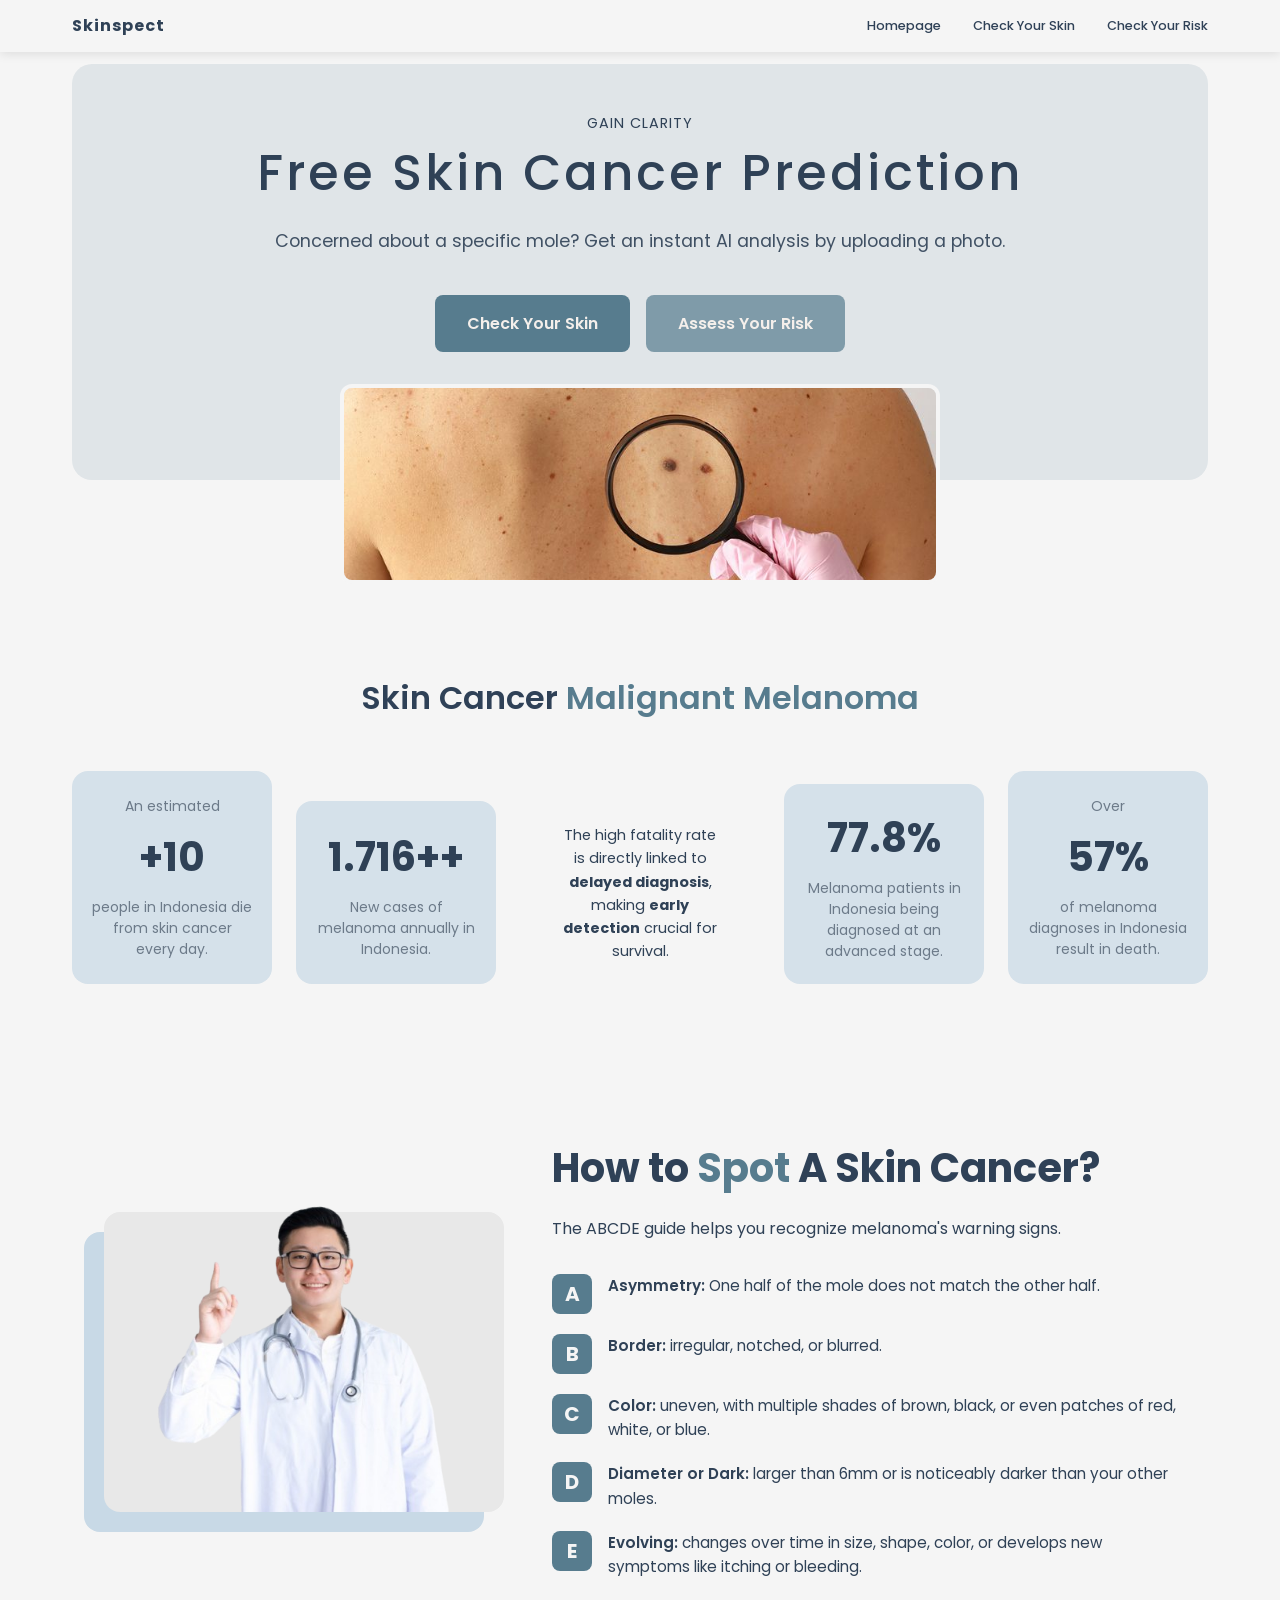
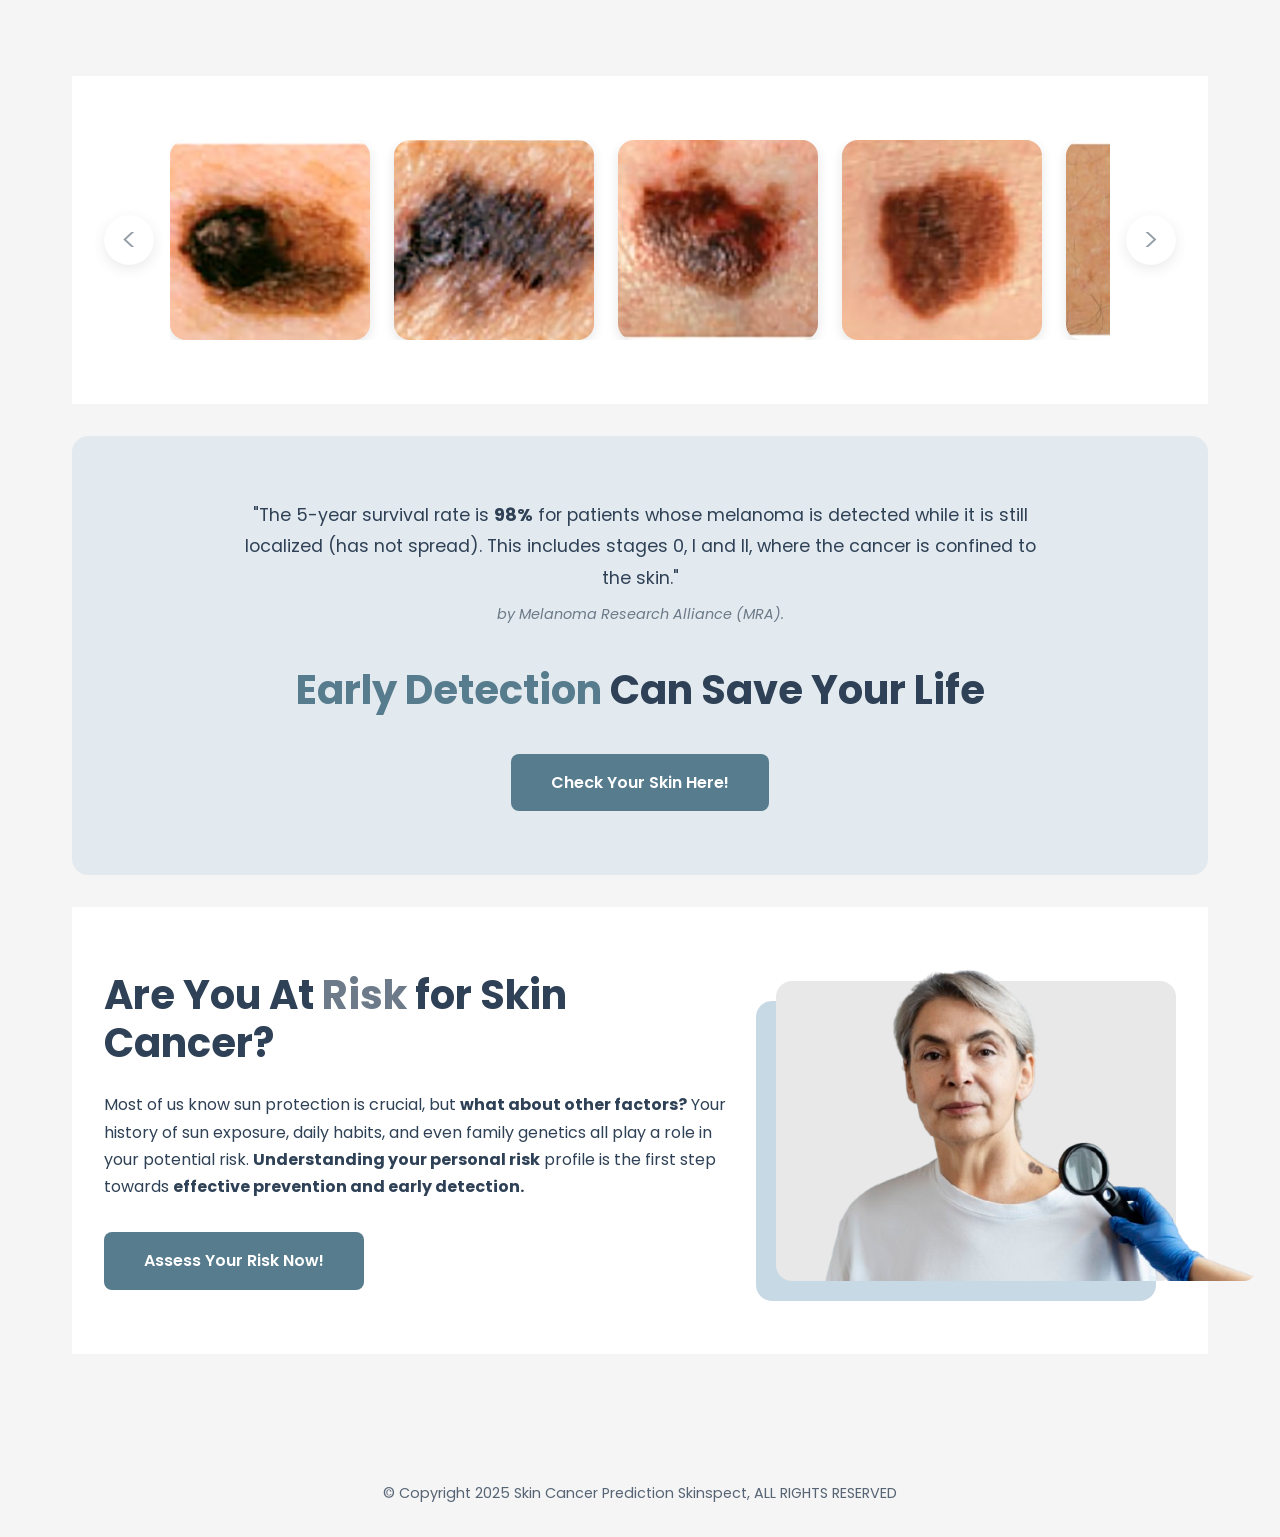
<file: index.html>
<!DOCTYPE html>
<html lang="en">
<head>
    <meta charset="UTF-8">
    <meta name="viewport" content="width=device-width, initial-scale=1.0">
    <title>Skinspect</title>
    <link rel="stylesheet" href="style.css">
</head>
<body>
    <nav class="navbar">
        <div class="nav-container">
            <div class="nav-logo">
                <a href="index.html">Skinspect</a>
            </div>
            <ul class="nav-menu">
                <li class="nav-item">
                    <a href="index.html" class="nav-link">Homepage</a>
                </li>
                <li class="nav-item">
                    <a href="check-skin.html" class="nav-link">Check Your Skin</a>
                </li>
                <li class="nav-item">
                    <a href="risk.html" class="nav-link">Check Your Risk</a>
                </li>
            </ul>
            <div class="nav-toggle" id="mobile-menu">
                <span class="bar"></span>
                <span class="bar"></span>
                <span class="bar"></span>
            </div>
        </div>
    </nav>

    <main class="content">
        <section class="hero-section">
            <div class="hero-image">
                <img src="./assets/hero.jpg" alt="Skin examination with magnifying glass" />
            </div>
            <div class="hero-content">
                <p class="hero-subtitle">Gain Clarity</p>
                <p class="hero-title">Free Skin Cancer Prediction</p>
                <p class="hero-description">Concerned about a specific mole? Get an instant AI analysis by uploading a photo.</p>
                <div class="hero-buttons">
                    <a href="check-skin.html">
                        <button class="hero-btn btn-primary">Check Your Skin</button>
                    </a>
                    <a href="risk.html">
                        <button class="hero-btn btn-secondary">Assess Your Risk</button>
                    </a>
                </div>
            </div>
        </section>

        <section class="stats-section">
            <h2 class="stats-title">Skin Cancer <span class="title-highlight">Malignant Melanoma</span></h2>
            <div class="stats-container">
                <div class="stat-card-group">
                    <div class="stat-card">
                        <p class="stat-label">An estimated</p>
                        <p class="stat-number">+10</p>
                        <p class="stat-description">people in Indonesia die from skin cancer every day.</p>
                    </div>
                    <div class="stat-card card-short">
                        <p class="stat-number">1.716++</p>
                        <p class="stat-description">New cases of melanoma annually in Indonesia.</p>
                    </div>
                </div>
                <div class="stat-card-text">
                    <p class="stat-description-highlight">The high fatality rate is directly linked to <strong>delayed diagnosis</strong>, making <strong>early detection</strong> crucial for survival.</p>
                </div>
                <div class="stat-card-group">
                    <div class="stat-card card-short">
                        <p class="stat-number">77.8%</p>
                        <p class="stat-description">Melanoma patients in Indonesia being diagnosed at an advanced stage.</p>
                    </div>
                    <div class="stat-card">
                        <p class="stat-label">Over</p>
                        <p class="stat-number">57%</p>
                        <p class="stat-description">of melanoma diagnoses in Indonesia result in death.</p>
                    </div>
                </div>
            </div>
        </section>

        <section class="spot-cancer-section">
            <div class="spot-cancer-container">
                <div class="spot-cancer-image">
                    <div class="doctor-frame">
                        <div class="doctor-frame2"></div>
                        <img src="./assets/doctor.png" alt="Doctor" />
                    </div>
                </div>
                <div class="spot-cancer-content">
                    <h2 class="spot-cancer-title">
                        <span class="title-normal">How to</span> <span class="title-highlight">Spot</span> <span class="title-normal">A Skin Cancer?</span>
                    </h2>
                    <p class="spot-cancer-intro">The ABCDE guide helps you recognize melanoma's warning signs.</p>
                    <ul class="abcde-list">
                        <li class="abcde-item">
                            <span class="abcde-letter">A</span>
                            <div class="abcde-content">
                                <strong>Asymmetry:</strong> One half of the mole does not match the other half.
                            </div>
                        </li>
                        <li class="abcde-item">
                            <span class="abcde-letter">B</span>
                            <div class="abcde-content">
                                <strong>Border:</strong> irregular, notched, or blurred.
                            </div>
                        </li>
                        <li class="abcde-item">
                            <span class="abcde-letter">C</span>
                            <div class="abcde-content">
                                <strong>Color:</strong> uneven, with multiple shades of brown, black, or even patches of red, white, or blue.
                            </div>
                        </li>
                        <li class="abcde-item">
                            <span class="abcde-letter">D</span>
                            <div class="abcde-content">
                                <strong>Diameter or Dark:</strong> larger than 6mm or is noticeably darker than your other moles.
                            </div>
                        </li>
                        <li class="abcde-item">
                            <span class="abcde-letter">E</span>
                            <div class="abcde-content">
                                <strong>Evolving:</strong> changes over time in size, shape, color, or develops new symptoms like itching or bleeding.
                            </div>
                        </li>
                    </ul>
                </div>
            </div>
        </section>

        <section class="carousel-section">
            <div class="carousel-container">
                <button class="carousel-btn carousel-prev" id="carouselPrev"><</button>
                <div class="carousel-wrapper">
                    <div class="carousel-track" id="carouselTrack">
                        <div class="carousel-slide">
                            <div class="carousel-image-frame">
                                <img src="./assets/mole1.jpg" alt="Skin lesion 1" />
                            </div>
                        </div>
                        <div class="carousel-slide">
                            <div class="carousel-image-frame">
                                <img src="./assets/mole2.jpg" alt="Skin lesion 2" />
                            </div>
                        </div>
                        <div class="carousel-slide">
                            <div class="carousel-image-frame">
                                <img src="./assets/mole3.jpg" alt="Skin lesion 3" />
                            </div>
                        </div>
                        <div class="carousel-slide">
                            <div class="carousel-image-frame">
                                <img src="./assets/mole4.jpg" alt="Skin lesion 4" />
                            </div>
                        </div>
                        <div class="carousel-slide">
                            <div class="carousel-image-frame">
                                <img src="./assets/mole5.jpg" alt="Skin lesion 5" />
                            </div>
                        </div>
                    </div>
                </div>
                <button class="carousel-btn carousel-next" id="carouselNext">></button>
            </div>
        </section>

        <section class="early-detection-section">
            <div class="early-detection-container">
                <p class="early-detection-text">
                    "The 5-year survival rate is <strong>98%</strong> for patients whose melanoma is detected while it is still localized (has not spread). This includes stages 0, I and II, where the cancer is confined to the skin."
                </p>
                <p class="early-detection-attribution">by Melanoma Research Alliance (MRA).</p>
                <h2 class="early-detection-heading"><span class="title-highlight">Early Detection</span> Can Save Your Life</h2>
                <a href="check-skin.html" class="risk-btn">Check Your Skin Here!</a>
            </div>
        </section>

        <section class="risk-section">
            <div class="risk-container">
                <div class="risk-content">
                    <div class="risk-text">
                        <h2>
                            Are You At <span class="risk-highlight">Risk</span> for Skin Cancer?
                        </h2>

                        <p>
                            Most of us know sun protection is crucial, but <strong>what about other factors?</strong>
                            Your history of sun exposure, daily habits, and even family 
                            genetics all play a role in your potential risk.
                            <strong>Understanding your personal risk</strong> profile is the first step towards
                            <strong>effective prevention and early detection.</strong>
                        </p>

                        <a href="risk.html" class="risk-btn">Assess Your Risk Now!</a>
                    </div>
                    <div class="spot-cancer-image">
                        <div class="doctor-frame">
                            <div class="doctor-frame2"></div>
                            <img src="./assets/senior.png" alt="Doctor examining patient">
                        </div>
                    </div>

                </div>
            </div>
        </section>

    </main>

    <footer class="footer">
        <div class="footer-container">
            <p class="footer-copyright">© Copyright 2025 Skin Cancer Prediction Skinspect, ALL RIGHTS RESERVED</p>
        </div>
    </footer>

    <script src="script.js"></script>
</body>
</html>
</file>
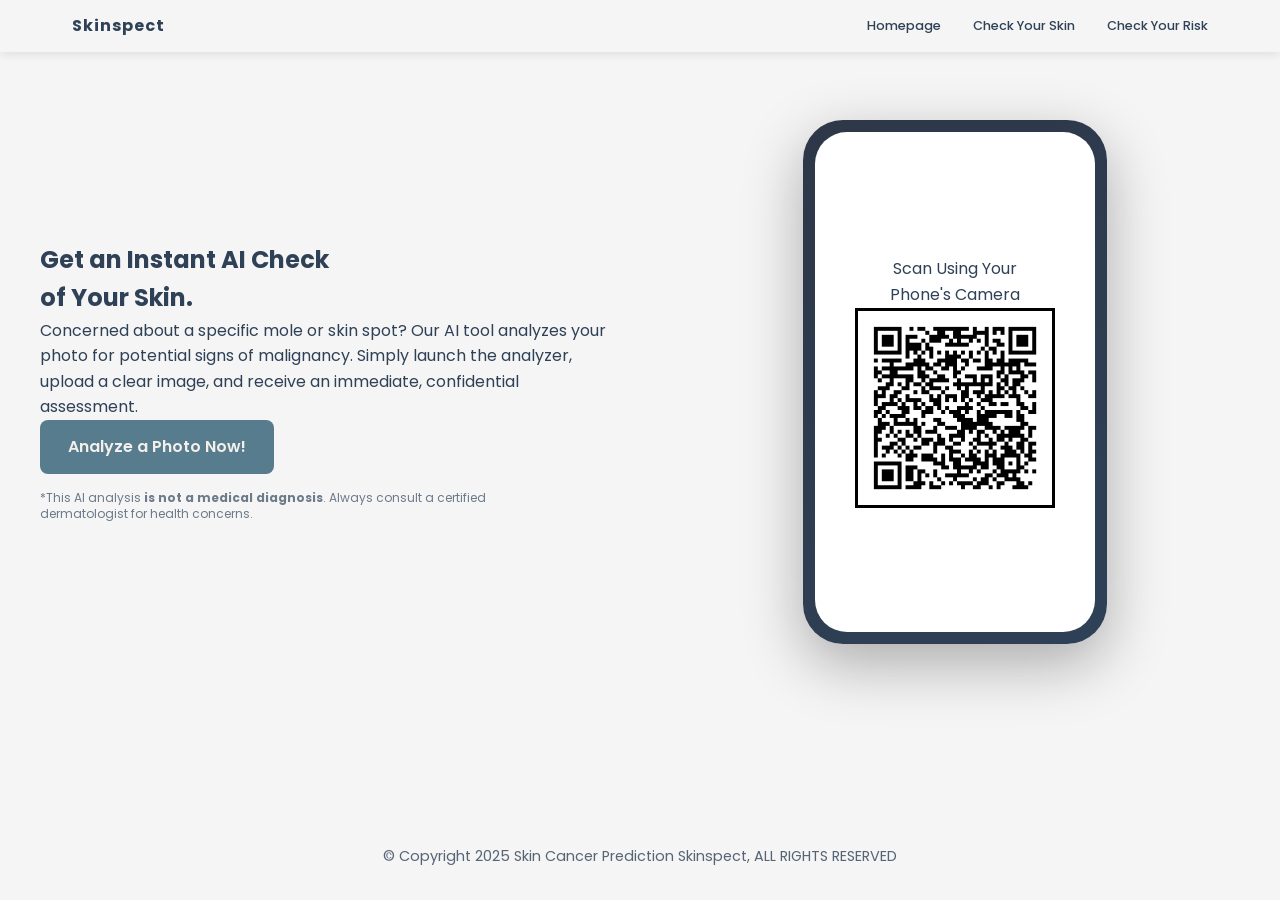
<file: check-skin.html>
<!DOCTYPE html>
<html lang="en">
<head>
    <meta charset="UTF-8">
    <meta name="viewport" content="width=device-width, initial-scale=1.0">
    <title>Skinspect</title>
    <link rel="stylesheet" href="style.css">
</head>
<body>
    <nav class="navbar">
        <div class="nav-container">
            <div class="nav-logo">
                <a href="index.html">Skinspect</a>
            </div>
            <ul class="nav-menu">
                <li class="nav-item">
                    <a href="index.html" class="nav-link">Homepage</a>
                </li>
                <li class="nav-item">
                    <a href="check-skin.html" class="nav-link">Check Your Skin</a>
                </li>
                <li class="nav-item">
                    <a href="risk.html" class="nav-link">Check Your Risk</a>
                </li>
            </ul>
            <div class="nav-toggle" id="mobile-menu">
                <span class="bar"></span>
                <span class="bar"></span>
                <span class="bar"></span>
            </div>
        </div>
    </nav>

    <main>
        <!-- Hero Section -->
        <section class="hero check-skin-hero">
            <div class="container hero-content">
                <div class="hero-text">
                    <h1>Get an <span class="accent">Instant AI Check</span><br>of Your Skin.</h1>
                    <p>Concerned about a specific mole or skin spot? Our AI tool analyzes your photo for potential signs of malignancy. Simply launch the analyzer, upload a clear image, and receive an immediate, confidential assessment.</p>
                    <a href="https://skinspect-resnet-model-deployment-skin-cancer-prediction-sons3.streamlit.app/" class="checkskin-page-btn">Analyze a Photo Now!</a>
                    <p class="disclaimer">*This AI analysis <strong>is not a medical diagnosis</strong>. Always consult a certified dermatologist for health concerns.</p>
                </div>
                <div class="check-hero-image">
                    <div class="phone-mockup">
                        <div class="phone-screen">
                            <p class="scan-text">Scan Using Your<br>Phone's Camera</p>
                            <img src="./assets/qr1.png" alt="QR Code" class="qr-code">
                        </div>
                    </div>
                </div>
            </div>
        </section>

    </main>

    <footer class="footer">
        <div class="footer-container">
            <p class="footer-copyright">© Copyright 2025 Skin Cancer Prediction Skinspect, ALL RIGHTS RESERVED</p>
        </div>
    </footer>

    <script src="script.js"></script>
</body>
</html>
</file>
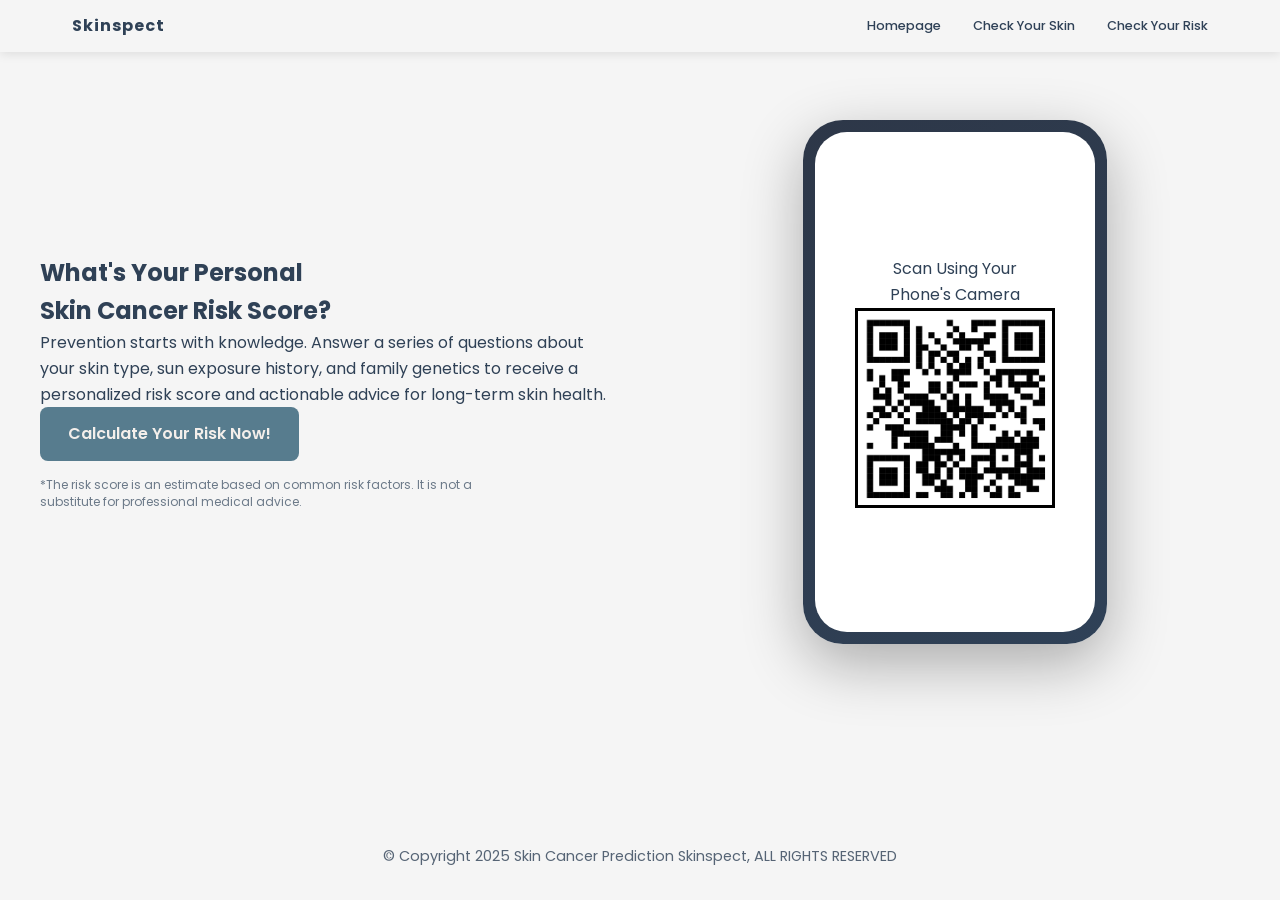
<file: risk.html>
<!DOCTYPE html>
<html lang="en">
<head>
    <meta charset="UTF-8">
    <meta name="viewport" content="width=device-width, initial-scale=1.0">
    <title>Skinspect</title>
    <link rel="stylesheet" href="style.css">
</head>
<body>
    <nav class="navbar">
        <div class="nav-container">
            <div class="nav-logo">
                <a href="index.html">Skinspect</a>
            </div>
            <ul class="nav-menu">
                <li class="nav-item">
                    <a href="index.html" class="nav-link">Homepage</a>
                </li>
                <li class="nav-item">
                    <a href="check-skin.html" class="nav-link">Check Your Skin</a>
                </li>
                <li class="nav-item">
                    <a href="risk.html" class="nav-link">Check Your Risk</a>
                </li>
            </ul>
            <div class="nav-toggle" id="mobile-menu">
                <span class="bar"></span>
                <span class="bar"></span>
                <span class="bar"></span>
            </div>
        </div>
    </nav>

    <main>
        <!-- Hero Section -->
        <section class="hero check-skin-hero">
            <div class="container hero-content">
                <div class="hero-text">
                    <h1>What's Your <span class="accent">Personal<br>Skin Cancer Risk Score?</span></h1>
                    <p>Prevention starts with knowledge. Answer a series of questions about your skin type, sun exposure history, and family genetics to receive a personalized risk score and actionable advice for long-term skin health.</p>
                    <a href="https://skinspect-skin-cancer-risk-calculation.streamlit.app/" class="checkskin-page-btn">Calculate Your Risk Now!</a>
                    <p class="disclaimer">*The risk score is an estimate based on common risk factors. It is not a substitute for professional medical advice.</p>
                </div>
                <div class="check-hero-image">
                    <div class="phone-mockup">
                        <div class="phone-screen">
                            <p class="scan-text">Scan Using Your<br>Phone's Camera</p>
                            <img src="./assets/qr2.png" alt="QR Code" class="qr-code">
                        </div>
                    </div>
                </div>
            </div>
        </section>
    </main>

    <footer class="footer">
        <div class="footer-container">
            <p class="footer-copyright">© Copyright 2025 Skin Cancer Prediction Skinspect, ALL RIGHTS RESERVED</p>
        </div>
    </footer>

    <script src="script.js"></script>
</body>

</html>
</file>
<file: style.css>
@import url('https://fonts.googleapis.com/css2?family=Poppins:ital,wght@0,100;0,200;0,300;0,400;0,500;0,600;0,700;0,800;0,900;1,100;1,200;1,300;1,400;1,500;1,600;1,700;1,800;1,900&display=swap');

:root {
    --primary-color: #2F4156;
    --secondary-color: #C8D9E6;
    --background-color: #F5F5F5;
    --text-color: #2F4156;
}

* {
    margin: 0;
    padding: 0;
    box-sizing: border-box;
    font-family: 'Poppins', sans-serif;
}

html, body {
    height: 100%;
}

body {
    font-family: -apple-system, BlinkMacSystemFont, 'Segoe UI', Roboto, Oxygen, Ubuntu, Cantarell, sans-serif;
    background-color: #F5F5F5;
    color: var(--text-color);
    line-height: 1.6;
    display: flex;
    flex-direction: column;
}

main {
    flex: 1;
}

.navbar {
    background-color: #F5F5F5;
    box-shadow: 0 2px 10px rgba(0, 0, 0, 0.1);
    position: sticky;
    top: 0;
    z-index: 1000;
    width: 100%;
}
.navbar {
    position: fixed;
    top: 0;
    left: 0;
    width: 100%;
    z-index: 1000;
}


.nav-container {
    max-width: 1200px;
    margin: 0 auto;
    padding: .5rem 2rem;
    display: flex;
    justify-content: space-between;
    align-items: center;
}

.nav-logo a {
    font-size: 1rem;
    font-weight: 700;
    color: var(--primary-color);
    text-decoration: none;
    letter-spacing: 1px;
}

.nav-menu {
    display: flex;
    list-style: none;
    gap: 2rem;
    align-items: center;
}

.nav-item {
    position: relative;
}

.nav-link {
    color: #2F4157;
    text-decoration: none;
    font-weight: 500;
    font-size: .8rem;
    transition: color 0.3s ease;
    padding: 0.5rem 0;
    display: block;
}

.nav-link:hover {
    color: #577C8E;
}

.nav-toggle {
    display: none;
    flex-direction: column;
    cursor: pointer;
    gap: 5px;
}

.bar {
    width: 25px;
    height: 3px;
    background-color: var(--text-color);
    transition: 0.3s;
    border-radius: 3px;
}

.content {
    max-width: 1200px;
    margin: 0 auto;
    padding: 2rem;
    width: 100%;
    background: #F5F5F5;
    
}



.hero-content {
    text-align: center;
    width: 100%;
    max-width: 800px;
    margin: 0 auto;
    margin-bottom: 2rem;
}

.hero-subtitle {
    font-size: 0.9rem;
    font-weight: 400;
    color: var(--text-color);
    margin-bottom: 0.5rem;
    text-transform: uppercase;
    letter-spacing: 1px;
}

.hero-title {
    font-size: 3.1rem;
    font-weight: 500;
    color: var(--text-color);
    margin-bottom: 1.5rem;
    line-height: 1.2;
    letter-spacing: 3px;
}

.hero-description {
    font-size: 1.1rem;
    color: var(--text-color);
    margin-bottom: 2.5rem;
    line-height: 1.6;
    opacity: 0.9;
}

.hero-buttons {
    display: flex;
    justify-content: center;
    gap: 1rem;
    flex-wrap: wrap;
}

.hero-btn {
    padding: 1rem 2rem;
    font-size: 1rem;
    font-weight: 600;
    border: none;
    border-radius: 8px;
    cursor: pointer;
    transition: all 0.3s ease;
    font-family: 'Poppins', sans-serif;
    margin-bottom: 3rem;
}

.btn-primary {
    background-color: #577C8E;
    color: #F4EFEB;
}

.btn-primary:hover {
    background-color: #2F4157;
    transform: translateY(-2px);
    box-shadow: 0 4px 12px rgba(47, 65, 86, 0.3);
}

.btn-secondary {
    background-color: #577C8EB2;
    color: #F4EFEB;
}

.btn-secondary:hover {
    background-color: #2F415796;
    transform: translateY(-2px);
    box-shadow: 0 4px 12px rgba(200, 217, 230, 0.4);
}

.hero-section {
    background-color: #E0E5E8;
    border-radius: 20px;
    padding: 3rem;
    margin: 2rem 0;
    align-items: center;
    position: relative;
}

.hero-image {
    margin-top: 2rem;
    border-radius: 12px;
    overflow: hidden;
    position: absolute;
    bottom: -25%;
    left: 50%;
    transform: translateX(-50%);
    height: 200px;
    width: 600px !important;
    border: solid 4px #F5F5F5;
}
.hero-image img{
    object-fit: cover;
    height: 100%;
    width: 100%;
}

/* Statistics Section */
.stats-section {
    padding: 4rem 0;
    margin: 2rem 0;
}

.stats-title {
    font-size: 2rem;
    font-weight: 600;
    color: #2F4157;
    text-align: center;
    margin-bottom: 3rem;
    margin-top: 6rem;
}

.stats-container {
    display: flex;
    gap: 2rem;
    align-items: center;
    max-width: 1200px;
    margin: 0 auto;
}

.stat-card-group {
    display: flex;
    gap: 1.5rem;
    justify-content: center;
    align-items: stretch;
    align-content: flex-end !important;
    width: 100%;
}

.stat-card {
    flex: 1;
    min-width: 200px;
    max-width: 280px;
    background-color: #C7D9E5B2;
    border-radius: 16px;
    padding: 1.5rem 1.25rem;
    display: flex;
    flex-direction: column;
    justify-content: center;
    text-align: center;
    transition: transform 0.3s ease, box-shadow 0.3s ease;
    margin-top: auto;
}

.stat-card:hover {
    transform: translateY(-5px);
    box-shadow: 0 8px 20px rgba(0, 0, 0, 0.1);
}

.stat-card-text {
    text-align: center;
    padding: 0 2rem;
    max-width: 800px;
}

.card-short {
    max-height : 200px
}

.stat-card-text .stat-description-highlight {
    margin: 0;
    margin-top: 2rem;
}

.stat-label {
    font-size: 0.875rem;
    color: #6C7A89;
    margin-bottom: 0.5rem;
    font-weight: 400;
}

.stat-number {
    font-size: 2.5rem;
    font-weight: 700;
    color: var(--text-color);
    margin: 0.5rem 0;
    line-height: 1.2;
}

.stat-description {
    font-size: 0.875rem;
    color: #6C7A89;
    line-height: 1.5;
    margin-top: 0.5rem;
}

.stat-description-highlight {
    font-size: 0.9rem;
    color: var(--text-color);
    line-height: 1.6;
    margin: 0;
}

.stat-description-highlight strong {
    font-weight: 700;
    color: var(--primary-color);
}

/* How to Spot Cancer Section */
.spot-cancer-section {
    padding: 4rem 2rem;
    margin: 2rem 0;
}

.spot-cancer-container {
    max-width: 1200px;
    margin: 0 auto;
    display: flex;
    gap: 3rem;
    align-items: center;
}

.spot-cancer-image {
    flex: 0 0 400px;
    z-index: 2;
}
.doctor-frame {
    position: relative;
    border-radius: 16px;
    padding: 2rem;
    padding-left: 0;
    z-index: 10;
    height: 300px;
}

.doctor-frame::before {
    content: '';
    position: absolute;
    top: 0;
    left: 0;
    right: 0;
    bottom: 0;
    background-color: #e8e8e8;
    border-radius: 16px;
    z-index: 2;
}

.doctor-frame2 {
    position: absolute;
    left: -20px;
    bottom: -20px;
    width: 100%;
    height: 100%;
    background-color: #C8D9E6;
    border-radius: 16px;
    z-index: 1;
}

.doctor-frame img {
    width: 120%;
    height: auto;
    display: block;
    border-radius: 12px;
    object-fit: cover;
    position: absolute;
    z-index: 10;
    bottom: 0;
    left: 0;
}

.spot-cancer-content {
    flex: 1;
}

.spot-cancer-title {
    font-size: 2.5rem;
    font-weight: 700;
    color: var(--text-color);
    margin-bottom: 1.5rem;
    line-height: 1.2;
}

.title-normal {
    color: #2F4157;
}

.title-highlight {
    color: #577C8E;
}

.spot-cancer-intro {
    font-size: 1rem;
    color: var(--text-color);
    margin-bottom: 2rem;
    line-height: 1.6;
}

.abcde-list {
    list-style: none;
    padding: 0;
    margin: 0;
    display: flex;
    flex-direction: column;
    gap: 1.25rem;
}

.abcde-item {
    display: flex;
    align-items: flex-start;
    gap: 1rem;
}

.abcde-letter {
    flex-shrink: 0;
    width: 40px;
    height: 40px;
    background-color: #577C8E;
    color: #F5F5F5;
    border-radius: 8px;
    display: flex;
    align-items: center;
    justify-content: center;
    font-size: 1.25rem;
    font-weight: 700;
}

.abcde-content {
    flex: 1;
    font-size: 0.95rem;
    color: var(--text-color);
    line-height: 1.6;
}

.abcde-content strong {
    font-weight: 600;
    color: var(--text-color);
}

/* Carousel Section */
.carousel-section {
    padding: 4rem 2rem;
    margin: 2rem 0;
    background-color: #ffffff;
}

.carousel-container {
    max-width: 1200px;
    margin: 0 auto;
    position: relative;
    display: flex;
    align-items: center;
    gap: 1rem;
}

.carousel-wrapper {
    flex: 1;
    overflow: hidden;
    position: relative;
}

.carousel-track {
    display: flex;
    transition: transform 0.5s ease;
    gap: 1.5rem;
}

.carousel-slide {
    flex: 0 0 calc(20% - 1.2rem);
    min-width: 200px;
}

.carousel-image-frame {
    border-radius: 16px;
    overflow: hidden;
    aspect-ratio: 1;
    background-color: #f0f0f0;
    box-shadow: 0 4px 12px rgba(0, 0, 0, 0.1);
    transition: transform 0.3s ease, box-shadow 0.3s ease;
}

.carousel-image-frame:hover {
    transform: translateY(-5px);
    box-shadow: 0 8px 20px rgba(0, 0, 0, 0.15);
}

.carousel-image-frame img {
    width: 100%;
    height: 100%;
    object-fit: cover;
    display: block;
}

.carousel-btn {
    width: 50px;
    height: 50px;
    border: none;
    background-color: #ffffff;
    color: var(--text-color);
    font-size: 2rem;
    font-weight: 300;
    border-radius: 50%;
    cursor: pointer;
    display: flex;
    align-items: center;
    justify-content: center;
    transition: transform 0.3s ease, box-shadow 0.3s ease;
    flex-shrink: 0;
    z-index: 10;
    box-shadow: 0 4px 12px rgba(0, 0, 0, 0.15);
}

.carousel-btn:hover {
    transform: scale(1.1);
    box-shadow: 0 6px 16px rgba(0, 0, 0, 0.2);
}

.carousel-btn:active {
    transform: scale(0.95);
}

.carousel-btn:disabled {
    opacity: 0.5;
    cursor: not-allowed;
    pointer-events: none;
}

/* Early Detection Section */
.early-detection-section {
    background-color: #C7D9E566;
    padding: 4rem 2rem;
    margin: 2rem 0;
    border-radius: 16px;
    overflow: visible;
}

.early-detection-container {
    max-width: 800px;
    margin: 0 auto;
    text-align: center;
}

.early-detection-text {
    font-size: 1.1rem;
    color: var(--text-color);
    line-height: 1.8;
    margin-bottom: 0.5rem;
}

.early-detection-text strong {
    font-weight: 700;
    color: var(--text-color);
}

.early-detection-attribution {
    font-size: 0.9rem;
    color: #6C7A89;
    margin-bottom: 2.5rem;
    font-style: italic;
}

.early-detection-heading {
    font-size: 2.5rem;
    font-weight: 700;
    color: var(--text-color);
    margin-bottom: 2.5rem;
    line-height: 1.2;
}

.early-detection-btn {
    padding: 1rem 2.5rem;
    font-size: 1.1rem;
    font-weight: 600;
    color: #ffffff;
    background-color: var(--text-color);
    border: none;
    border-radius: 8px;
    cursor: pointer;
    transition: transform 0.3s ease, box-shadow 0.3s ease;
    box-shadow: 0 4px 12px rgba(0, 0, 0, 0.15);
    font-family: 'Poppins', sans-serif;
    text-decoration: none;
}

.early-detection-btn:hover {
    transform: translateY(-2px);
    box-shadow: 0 6px 16px rgba(0, 0, 0, 0.2);
}

.early-detection-btn:active {
    transform: translateY(0);
}

/* Risk Section */
.risk-section {
    background-color: #ffffff;
    padding: 4rem 2rem;
    margin: 2rem 0;
}

.risk-container {
    max-width: 1200px;
    margin: 0 auto;
}

.risk-content {
    display: flex;
    gap: 3rem;
    align-items: center;
}

.risk-text {
    flex: 1;
}

.risk-text h2 {
    font-size: 2.5rem;
    font-weight: 700;
    margin-bottom: 1.5rem;
    color: var(--text-color);
    line-height: 1.2;
}

.risk-highlight {
    color: #6C7A89;
}

.risk-text p {
    font-size: 1rem;
    line-height: 1.7;
    margin-bottom: 2rem;
    color: var(--text-color);
}

.risk-btn {
    display: inline-block;
    padding: 1rem 2.5rem;
    background-color: #577C8E;
    color: #ffffff;
    font-weight: 600;
    border-radius: 8px;
    text-decoration: none;
    transition: transform 0.3s ease, box-shadow 0.3s ease;
}

.risk-btn:hover {
    transform: translateY(-2px);
    box-shadow: 0 6px 16px rgba(0, 0, 0, 0.2);
}

.risk-image {
    flex: 0 0 400px;
}

.risk-image img {
    width: 100%;
    border-radius: 16px;
    object-fit: cover;
}

/* Footer */
.footer {
    background-color: #f5f5f5;
    padding: 2rem 2rem;
    margin-top: 2rem;
}

.footer-container {
    max-width: 1200px;
    margin: 0 auto;
    text-align: center;
}

.footer-copyright {
    font-size: 0.9rem;
    color: var(--text-color);
    margin: 0;
    opacity: 0.8;
}

/* Check Skin Page */
.check-skin-hero .hero-content {
    padding-top: 120px;
    display: grid;
    grid-template-columns: 1fr 1fr;
    gap: 60px;
    align-items: center;
    max-width: 1200px;
    text-align: left;
}

.check-skin-hero .hero-text {
    text-align: left;
}

.check-skin-hero .check-hero-image {
    display: flex;
    justify-content: center;
}

.checkskin-page-btn {
    display: inline-block;
    padding: 14px 28px;
    background-color: #577C8E;
    color: #F4EFEB;
    font-weight: 600;
    border-radius: 8px;
    text-decoration: none;
    cursor: pointer;
    transition: transform 0.2s ease, box-shadow 0.2s ease;
}

.checkskin-page-btn:hover {
    transform: translateY(-2px);
    box-shadow: 0 6px 16px rgba(0, 0, 0, 0.2);
}

.disclaimer {
    font-size: 0.75rem;
    color: #6C7A89;
    margin-top: 16px;
    line-height: 1.4;
    max-width: 480px;
}

/* Phone Mockup */
.phone-mockup {
  background: linear-gradient(145deg, #2d3748, #2F4157);
  border-radius: 40px;
  padding: 12px;
  box-shadow: 0 20px 60px rgba(0, 0, 0, 0.3);
  max-width: 320px;
  margin: 0 auto;
}

.phone-screen {
  background-color: white;
  border-radius: 32px;
  padding: 60px 40px;
  text-align: center;
  min-height: 500px;
  display: flex;
  flex-direction: column;
  justify-content: center;
  align-items: center;
}

.qr-code {
  width: 200px;
  height: 200px;
  border: 3px solid #000;
  margin: 0 auto;
}

/* Responsive Design */
@media screen and (max-width: 1024px) {
    .hero-title {
        font-size: 2.5rem;
    }

    .hero-section {
        padding: 2.5rem 2rem 0 2rem;
    }

    .stats-container {
        gap: 1.5rem;
        flex-direction: column;
    }

    .stat-card-group {
        gap: 1rem;
    }

    .stat-card {
        min-width: 180px;
        max-width: 250px;
    }

    .stat-number {
        font-size: 2.2rem;
    }

    .spot-cancer-container {
        gap: 2rem;
    }

    .risk-container {
        gap: 2rem;
    }

    .spot-cancer-image {
        flex: 0 0 350px;
    }

    .spot-cancer-title {
        font-size: 2rem;
    }
}

@media screen and (max-width: 768px) {
    .nav-container {
        padding: 1rem;
    }

    .nav-menu {
        position: fixed;
        left: -100%;
        top: 70px;
        flex-direction: column;
        background-color: #fff;
        width: 100%;
        text-align: center;
        transition: 0.3s;
        box-shadow: 0 10px 27px rgba(0, 0, 0, 0.05);
        padding: 2rem 0;
        gap: 0;
    }

    .nav-menu.active {
        left: 0;
    }

    .nav-item {
        margin: 1rem 0;
    }

    .nav-link {
        padding: 1rem;
        display: block;
        width: 100%;
    }

    .nav-toggle {
        display: flex;
    }

    .nav-toggle.active .bar:nth-child(2) {
        opacity: 0;
    }

    .nav-toggle.active .bar:nth-child(1) {
        transform: translateY(8px) rotate(45deg);
    }

    .nav-toggle.active .bar:nth-child(3) {
        transform: translateY(-8px) rotate(-45deg);
    }

    .nav-logo a {
        font-size: 1.5rem;
    }

    .hero-section {
        padding: 2rem 1.5rem 0 1.5rem;
        margin: 1rem 0;
        border-radius: 16px;
    }

    .hero-content {
        text-align: center;
    }

    .hero-title {
        font-size: 2rem;
    }

    .hero-description {
        font-size: 1rem;
    }

    .hero-buttons {
        justify-content: center;
        flex-direction: column;
        width: 100%;
    }

    .hero-btn {
        width: 100%;
        padding: 0.9rem 1.5rem;
    }

    .hero-image {
        top: 1rem;
        border-radius: 10px;
    }

    .stats-section {
        padding: 3rem 0;
    }

    .stats-title {
        font-size: 1.75rem;
        margin-bottom: 2rem;
    }

    .stats-container {
        gap: 1.5rem;
    }

    .stat-card-group {
        flex-direction: column;
        gap: 1rem;
    }

    .stat-card {
        min-width: 100%;
        max-width: 100%;
        padding: 1.25rem;
    }

    .stat-card-text {
        padding: 0 1rem;
    }

    .stat-number {
        font-size: 2rem;
    }

    .carousel-section {
        padding: 3rem 1.5rem;
    }

    .carousel-slide {
        flex: 0 0 calc(33.333% - 1rem);
        min-width: 180px;
    }

    .carousel-btn {
        width: 40px;
        height: 40px;
        font-size: 1.5rem;
    }

    .spot-cancer-section {
        padding: 3rem 1.5rem;
    }

    .spot-cancer-container {
        flex-direction: column;
        gap: 2rem;
    }

    .spot-cancer-image {
        flex: 1;
        width: 100%;
        max-width: 400px;
        margin: 0 auto;
    }

    .spot-cancer-content {
        width: 100%;
    }

    .spot-cancer-title {
        font-size: 1.75rem;
        text-align: center;
    }

    .spot-cancer-intro {
        text-align: center;
    }

    .early-detection-section {
        padding: 3rem 1.5rem;
    }

    .early-detection-heading {
        font-size: 2rem;
    }

    .early-detection-text {
        font-size: 1rem;
    }
}

@media screen and (max-width: 480px) {
    .nav-logo a {
        font-size: 1.3rem;
    }

    .content {
        padding: 1rem;
    }

    .hero-section {
        padding: 1.5rem 1rem 0 1rem;
        margin: 0.5rem 0;
    }

    .hero-title {
        font-size: 1.75rem;
    }

    .hero-description {
        font-size: 0.95rem;
    }

    .hero-subtitle {
        font-size: 0.8rem;
    }

    .stats-section {
        padding: 2rem 0;
        margin: 1rem 0;
    }

    .stats-title {
        font-size: 1.5rem;
        margin-bottom: 1.5rem;
    }

    .stat-card-group {
        flex-direction: column;
        gap: 1rem;
    }

    .stat-card {
        padding: 1.25rem;
        min-width: 100%;
        max-width: 100%;
    }

    .stat-card-text {
        padding: 0 1rem;
    }

    .stat-number {
        font-size: 1.75rem;
    }

    .stat-description,
    .stat-description-highlight {
        font-size: 0.8rem;
    }

    .spot-cancer-section {
        padding: 2rem 1rem;
    }

    .spot-cancer-title {
        font-size: 1.5rem;
    }

    .spot-cancer-intro {
        font-size: 0.9rem;
    }

    .abcde-letter {
        width: 35px;
        height: 35px;
        font-size: 1.1rem;
    }

    .abcde-content {
        font-size: 0.85rem;
    }

    .carousel-section {
        padding: 2rem 1rem;
    }

    .carousel-slide {
        flex: 0 0 calc(50% - 0.75rem);
        min-width: 150px;
    }

    .carousel-container {
        gap: 0.5rem;
    }

    .carousel-btn {
        width: 35px;
        height: 35px;
        font-size: 1.25rem;
    }

    .early-detection-section {
        padding: 2.5rem 1rem;
        margin: 1rem 0;
    }

    .early-detection-heading {
        font-size: 1.75rem;
    }

    .early-detection-text {
        font-size: 0.95rem;
    }

    .early-detection-attribution {
        font-size: 0.85rem;
    }

    .early-detection-btn {
        padding: 0.9rem 2rem;
        font-size: 1rem;
        width: 100%;
        max-width: 300px;
    }

    .footer {
        padding: 1.5rem 1rem;
    }

    .footer-copyright {
        font-size: 0.85rem;
    }
}
</file>
